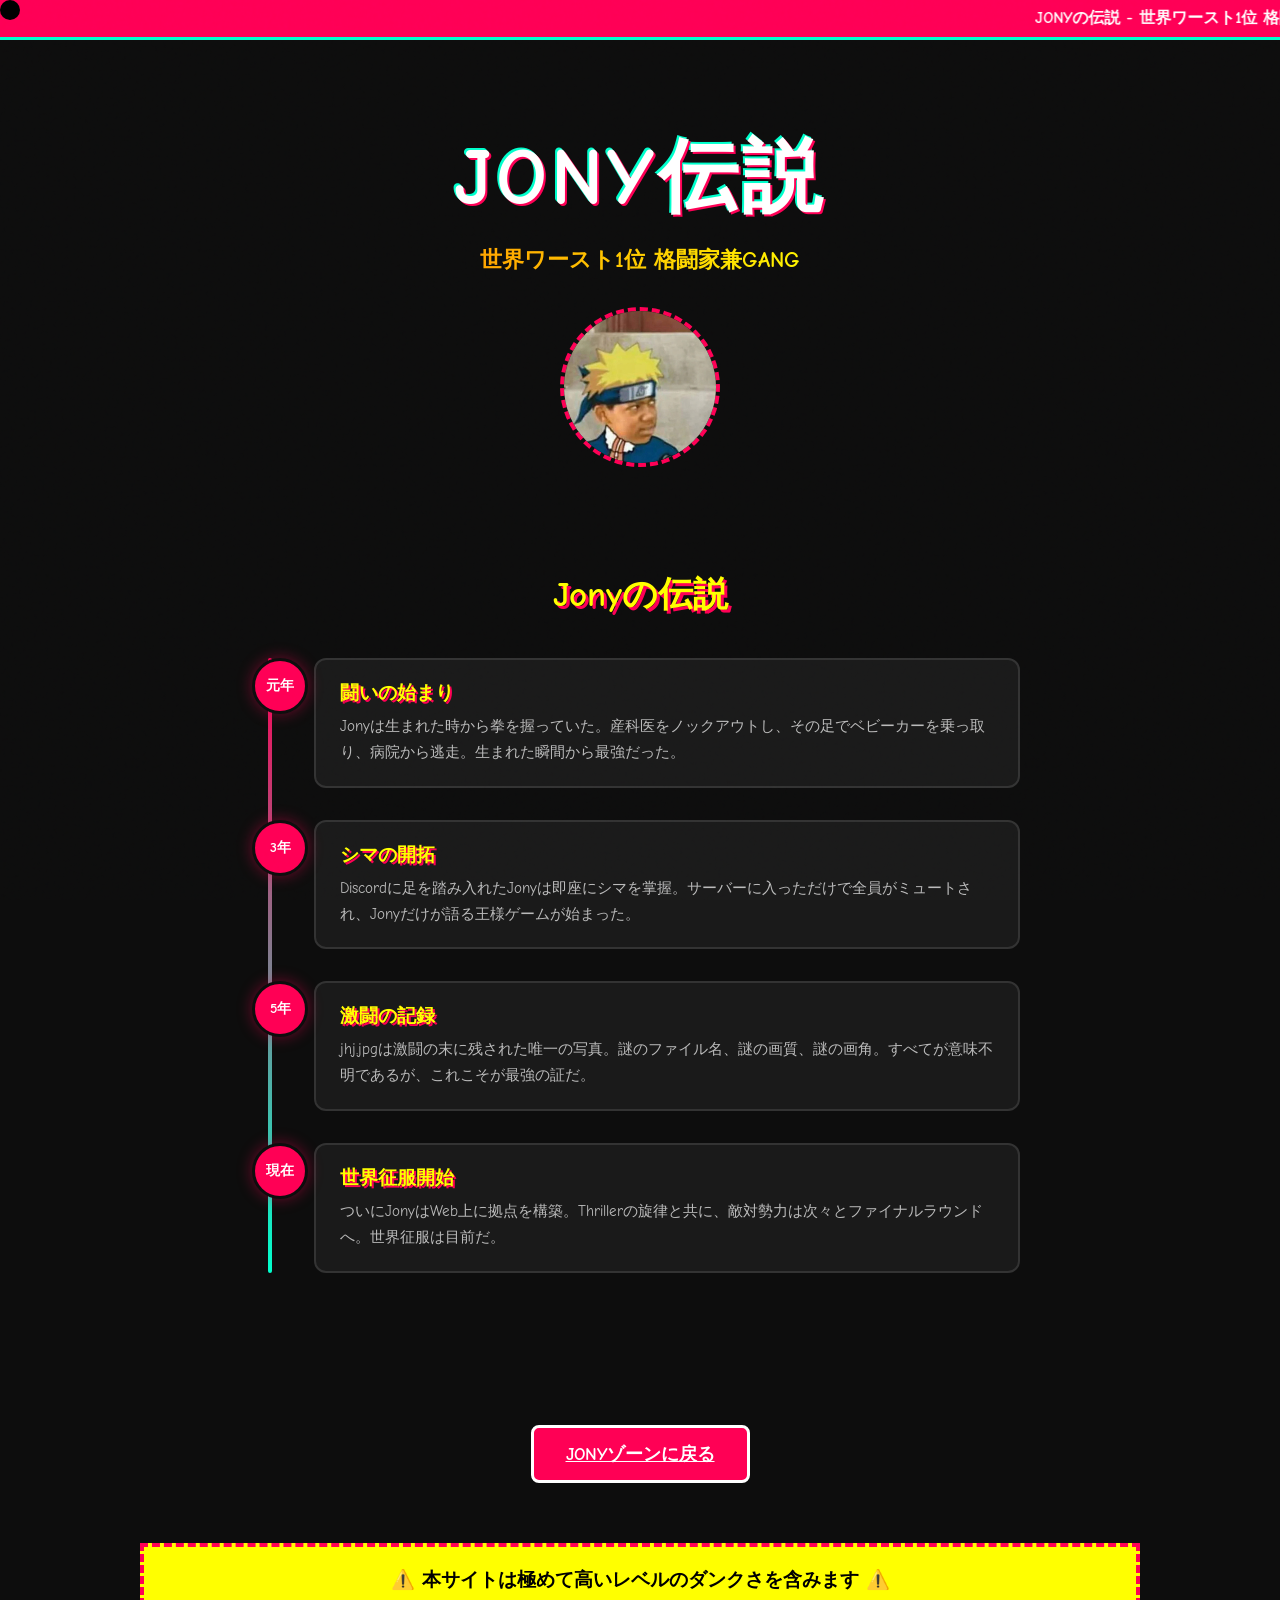
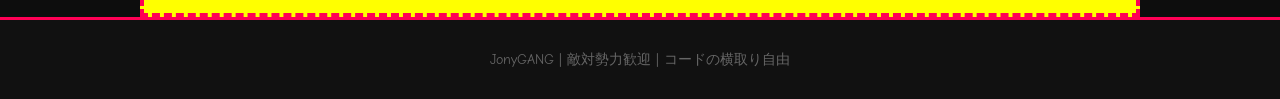
<file: legend.html>
<!DOCTYPE html>
<html lang="ja">
<head>
  <meta charset="UTF-8" />
  <link rel="icon" href="jhj.jpg" />
  <meta name="viewport" content="width=device-width, initial-scale=1.0" />
  <title>Jonyの伝説 - 聖書</title>
  <link href="https://fonts.googleapis.com/css2?family=Comic+Neue:wght@400;700&family=Noto+Sans+JP:wght@400;700;900&display=swap" rel="stylesheet">
  <link rel="stylesheet" href="style.css">
</head>
<body>
  <div class="noise-bg"></div>
  <div class="cursor-follow" id="cursorFollow"></div>

  <marquee class="top-marquee" scrollamount="12" direction="left">
    JONYの伝説 - 世界ワースト1位 格闘家兼GANG - 敵対勢力お断り - JONY公認 - JONYの伝説 - 世界ワースト1位 -
  </marquee>

  <header class="meme-header">
    <h1 class="glitch-title" data-text="JONY伝説">JONY伝説</h1>
    <p class="rainbow-text">世界ワースト1位 格闘家兼GANG</p>
    <img src="anime-meme-pfp-cnuq70iv0iccx8gt.jpg" alt="Jony" class="spinning-pfp">
  </header>

  <section class="legend-section">
    <h2 class="wobble-title">Jonyの伝説</h2>
    <div class="legend-timeline">
      <div class="legend-item">
        <div class="legend-year">元年</div>
        <div class="legend-text">
          <h3>闘いの始まり</h3>
          <p>Jonyは生まれた時から拳を握っていた。産科医をノックアウトし、その足でベビーカーを乗っ取り、病院から逃走。生まれた瞬間から最強だった。</p>
        </div>
      </div>
      <div class="legend-item">
        <div class="legend-year">3年</div>
        <div class="legend-text">
          <h3>シマの開拓</h3>
          <p>Discordに足を踏み入れたJonyは即座にシマを掌握。サーバーに入っただけで全員がミュートされ、Jonyだけが語る王様ゲームが始まった。</p>
        </div>
      </div>
      <div class="legend-item">
        <div class="legend-year">5年</div>
        <div class="legend-text">
          <h3>激闘の記録</h3>
          <p>jhj.jpgは激闘の末に残された唯一の写真。謎のファイル名、謎の画質、謎の画角。すべてが意味不明であるが、これこそが最強の証だ。</p>
        </div>
      </div>
      <div class="legend-item">
        <div class="legend-year">現在</div>
        <div class="legend-text">
          <h3>世界征服開始</h3>
          <p>ついにJonyはWeb上に拠点を構築。Thrillerの旋律と共に、敵対勢力は次々とファイナルラウンドへ。世界征服は目前だ。</p>
        </div>
      </div>
    </div>
  </section>

  <section class="button-section">
    <a href="index.html" class="meme-btn">JONYゾーンに戻る</a>
  </section>

  <section class="epilepsy-warning">
    <p>⚠️ 本サイトは極めて高いレベルのダンクさを含みます ⚠️</p>
  </section>

  <footer class="meme-footer">
    <p>JonyGANG | 敵対勢力歓迎 | コードの横取り自由</p>
  </footer>

  <script src="script.js"></script>
</body>
</html>
</file>
<file: style.css>
@import url('https://fonts.googleapis.com/css2?family=Comic+Neue:wght@400;700&display=swap');

/* Base */
*, *::before, *::after {
  margin: 0;
  padding: 0;
  box-sizing: border-box;
}

body {
  font-family: 'Comic Neue', 'Comic Sans MS', cursive;
  background: #0d0d0d;
  color: #fff;
  overflow-x: hidden;
  cursor: crosshair;
}

/* Noise BG */
.noise-bg {
  position: fixed;
  inset: 0;
  background: url("data:image/svg+xml,%3Csvg viewBox='0 0 256 256' xmlns='http://www.w3.org/2000/svg'%3E%3Cfilter id='noise'%3E%3CfeTurbulence type='fractalNoise' baseFrequency='0.9' numOctaves='4' stitchTiles='stitch'/%3E%3C/filter%3E%3Crect width='100%25' height='100%25' filter='url(%23noise)' opacity='0.05'/%3E%3C/svg%3E");
  pointer-events: none;
  z-index: 9999;
  mix-blend-mode: overlay;
}

/* Cursor follower */
.cursor-follow {
  position: fixed;
  width: 20px;
  height: 20px;
  border-radius: 50%;
  background: #ff0055;
  pointer-events: none;
  z-index: 10000;
  mix-blend-mode: difference;
  transition: transform 0.1s ease;
}

/* Marquee */
.top-marquee {
  background: #ff0055;
  color: #fff;
  font-weight: 700;
  padding: 8px 0;
  font-size: 1rem;
  border-bottom: 3px solid #00ffcc;
}

/* Header */
.meme-header {
  text-align: center;
  padding: 80px 20px 40px;
  position: relative;
}

.glitch-title {
  font-size: 5rem;
  font-weight: 900;
  color: #fff;
  position: relative;
  display: inline-block;
  letter-spacing: 4px;
  text-shadow: 2px 2px #ff0055, -2px -2px #00ffcc;
  animation: glitch 1s infinite;
}

@keyframes glitch {
  0%, 100% { text-shadow: 2px 2px #ff0055, -2px -2px #00ffcc; transform: translate(0); }
  20% { text-shadow: -2px 2px #ff0055, 2px -2px #00ffcc; transform: translate(-2px, 2px); }
  40% { text-shadow: 2px -2px #ff0055, -2px 2px #00ffcc; transform: translate(2px, -2px); }
  60% { text-shadow: -2px -2px #ff0055, 2px 2px #00ffcc; transform: translate(-2px, -2px); }
  80% { text-shadow: 2px 2px #ff0055, -2px -2px #00ffcc; transform: translate(2px, 2px); }
}

.rainbow-text {
  font-size: 1.4rem;
  font-weight: 700;
  margin-top: 12px;
  background: linear-gradient(90deg, #ff0055, #ff9900, #ffff00, #00ff00, #00ffff, #0000ff, #ff00ff);
  background-size: 200% auto;
  -webkit-background-clip: text;
  background-clip: text;
  -webkit-text-fill-color: transparent;
  animation: rainbow 2s linear infinite;
}

@keyframes rainbow {
  0% { background-position: 0% 50%; }
  100% { background-position: 200% 50%; }
}

.spinning-pfp {
  width: 160px;
  height: 160px;
  border-radius: 50%;
  object-fit: cover;
  margin: 32px auto 0;
  border: 4px dashed #ff0055;
  animation: spin 4s linear infinite;
}

@keyframes spin {
  from { transform: rotate(0deg); }
  to { transform: rotate(360deg); }
}

/* Sections */
.meme-section, .stats-section, .button-section, .epilepsy-warning {
  padding: 60px 20px;
  max-width: 1000px;
  margin: 0 auto;
}

.wobble-title {
  font-size: 2.2rem;
  text-align: center;
  margin-bottom: 40px;
  color: #ffff00;
  text-shadow: 3px 3px #ff0055;
  animation: wobble 1.5s ease-in-out infinite;
}

@keyframes wobble {
  0%, 100% { transform: rotate(-2deg); }
  50% { transform: rotate(2deg); }
}

/* Meme Grid */
.meme-grid {
  display: grid;
  grid-template-columns: repeat(auto-fit, minmax(220px, 1fr));
  gap: 20px;
}

.meme-card {
  background: #1a1a1a;
  border: 3px solid #333;
  border-radius: 12px;
  overflow: hidden;
  transition: transform 0.2s, border-color 0.2s;
  cursor: pointer;
}

.meme-card:hover {
  transform: scale(1.05) rotate(-2deg);
  border-color: #ff0055;
  box-shadow: 0 0 30px rgba(255, 0, 85, 0.3);
}

.meme-card img {
  width: 100%;
  height: 180px;
  object-fit: cover;
  display: block;
}

.meme-caption {
  padding: 12px;
  text-align: center;
  font-size: 0.95rem;
  font-weight: 700;
  color: #00ffcc;
  background: #111;
}

/* Stats */
.stats-grid {
  display: flex;
  justify-content: center;
  gap: 24px;
  flex-wrap: wrap;
}

.stat-box {
  background: #1a1a1a;
  border: 3px solid #ffff00;
  border-radius: 16px;
  padding: 24px 40px;
  text-align: center;
  min-width: 160px;
}

.stat-number {
  display: block;
  font-size: 2rem;
  font-weight: 900;
  color: #ff0055;
  text-shadow: 2px 2px #000;
}

.stat-label {
  display: block;
  margin-top: 8px;
  font-size: 0.9rem;
  color: #aaa;
}

/* Buttons */
.button-section {
  display: flex;
  justify-content: center;
  gap: 16px;
  flex-wrap: wrap;
}

.meme-btn {
  font-family: 'Comic Neue', 'Comic Sans MS', cursive;
  font-size: 1.1rem;
  font-weight: 700;
  padding: 14px 32px;
  border: 3px solid #fff;
  background: #ff0055;
  color: #fff;
  border-radius: 8px;
  cursor: pointer;
  transition: transform 0.1s, box-shadow 0.1s;
  text-transform: uppercase;
  display: inline-block;
  text-align: center;
}

.meme-btn:hover {
  transform: translateY(-3px) scale(1.05);
  box-shadow: 0 8px 0 #900033;
}

.meme-btn:active {
  transform: translateY(0);
  box-shadow: 0 2px 0 #900033;
}

.rainbow-btn {
  background: linear-gradient(45deg, #ff0055, #ff9900, #ffff00, #00ff00, #00ffff, #0000ff, #ff00ff);
  background-size: 300% 300%;
  animation: rainbowBtn 2s ease infinite;
  border-color: #fff;
}

@keyframes rainbowBtn {
  0% { background-position: 0% 50%; }
  50% { background-position: 100% 50%; }
  100% { background-position: 0% 50%; }
}

.glitch-btn {
  background: #00ffcc;
  color: #000;
  border-color: #000;
}

/* Epilepsy warning */
.epilepsy-warning {
  text-align: center;
  background: #ffff00;
  color: #000;
  font-weight: 900;
  font-size: 1.2rem;
  padding: 20px;
  border: 4px dashed #ff0055;
  animation: flash 0.5s step-end infinite;
}

@keyframes flash {
  0%, 100% { opacity: 1; }
  50% { opacity: 0.7; }
}

/* Legend Section */
.legend-section {
  padding: 60px 20px;
  max-width: 800px;
  margin: 0 auto;
}

.legend-timeline {
  position: relative;
  padding-left: 30px;
}

.legend-timeline::before {
  content: '';
  position: absolute;
  left: 8px;
  top: 0;
  bottom: 0;
  width: 4px;
  background: linear-gradient(180deg, #ff0055, #00ffcc);
  border-radius: 2px;
}

.legend-item {
  position: relative;
  margin-bottom: 32px;
  padding-left: 24px;
  animation: fadeInLeft 0.6s ease both;
}

.legend-item:nth-child(2) { animation-delay: 0.15s; }
.legend-item:nth-child(3) { animation-delay: 0.3s; }
.legend-item:nth-child(4) { animation-delay: 0.45s; }

.legend-year {
  position: absolute;
  left: -38px;
  top: 0;
  width: 56px;
  height: 56px;
  display: flex;
  align-items: center;
  justify-content: center;
  background: #ff0055;
  color: #fff;
  font-weight: 900;
  font-size: 0.85rem;
  border-radius: 50%;
  border: 3px solid #0d0d0d;
  box-shadow: 0 0 15px rgba(255, 0, 85, 0.4);
}

.legend-text {
  background: #1a1a1a;
  border: 2px solid #333;
  border-radius: 12px;
  padding: 20px 24px;
  transition: border-color 0.3s, transform 0.3s;
}

.legend-text:hover {
  border-color: #ff0055;
  transform: translateX(6px);
}

.legend-text h3 {
  font-size: 1.2rem;
  color: #ffff00;
  margin-bottom: 8px;
  text-shadow: 2px 2px #ff0055;
}

.legend-text p {
  color: rgba(255, 255, 255, 0.7);
  font-size: 0.95rem;
  line-height: 1.7;
}

@keyframes fadeInLeft {
  from { opacity: 0; transform: translateX(-20px); }
  to { opacity: 1; transform: translateX(0); }
}

/* Footer */
.meme-footer {
  text-align: center;
  padding: 30px;
  background: #111;
  border-top: 3px solid #ff0055;
  color: #666;
  font-size: 0.9rem;
}

/* Dance Video */
.dance-video-container {
  position: fixed;
  inset: 0;
  background: rgba(0, 0, 0, 0.9);
  display: none;
  align-items: center;
  justify-content: center;
  z-index: 21000;
  flex-direction: column;
  gap: 20px;
}

.dance-video-container.active {
  display: flex;
}

.dance-video-container video {
  max-width: 90vw;
  max-height: 80vh;
  border: 5px solid #ff0055;
  border-radius: 12px;
}

/* Big Meme Modal */
.big-meme {
  position: fixed;
  inset: 0;
  background: rgba(0, 0, 0, 0.9);
  display: none;
  align-items: center;
  justify-content: center;
  z-index: 20000;
  flex-direction: column;
  gap: 20px;
}

.big-meme.active {
  display: flex;
}

.big-meme img {
  max-width: 80vw;
  max-height: 70vh;
  border: 5px solid #ff0055;
  border-radius: 12px;
  animation: popIn 0.3s ease;
}

@keyframes popIn {
  from { transform: scale(0); }
  to { transform: scale(1); }
}

.close-meme {
  font-family: 'Comic Neue', cursive;
  font-size: 1.2rem;
  font-weight: 700;
  padding: 10px 24px;
  background: #ff0055;
  color: #fff;
  border: none;
  border-radius: 8px;
  cursor: pointer;
}

/* Dance mode */
body.dance-mode .meme-card {
  animation: dance 0.4s ease infinite alternate;
}

body.dance-mode .spinning-pfp {
  animation: spin 0.5s linear infinite;
}

body.dance-mode .glitch-title {
  animation: glitch 0.2s infinite;
}

@keyframes dance {
  from { transform: rotate(-5deg) scale(1); }
  to { transform: rotate(5deg) scale(1.05); }
}

/* Glitch mode */
body.glitch-mode * {
  animation: globalGlitch 0.3s infinite !important;
}

@keyframes globalGlitch {
  0% { filter: hue-rotate(0deg); transform: translate(0); }
  25% { filter: hue-rotate(90deg); transform: translate(2px, -2px); }
  50% { filter: hue-rotate(180deg); transform: translate(-2px, 2px); }
  75% { filter: hue-rotate(270deg); transform: translate(2px, 2px); }
  100% { filter: hue-rotate(360deg); transform: translate(0); }
}

/* Responsive */
@media (max-width: 600px) {
  .glitch-title { font-size: 3rem; }
  .meme-grid { grid-template-columns: 1fr; }
  .stats-grid { flex-direction: column; align-items: center; }
  .button-section { flex-direction: column; align-items: center; }
}
</file>
